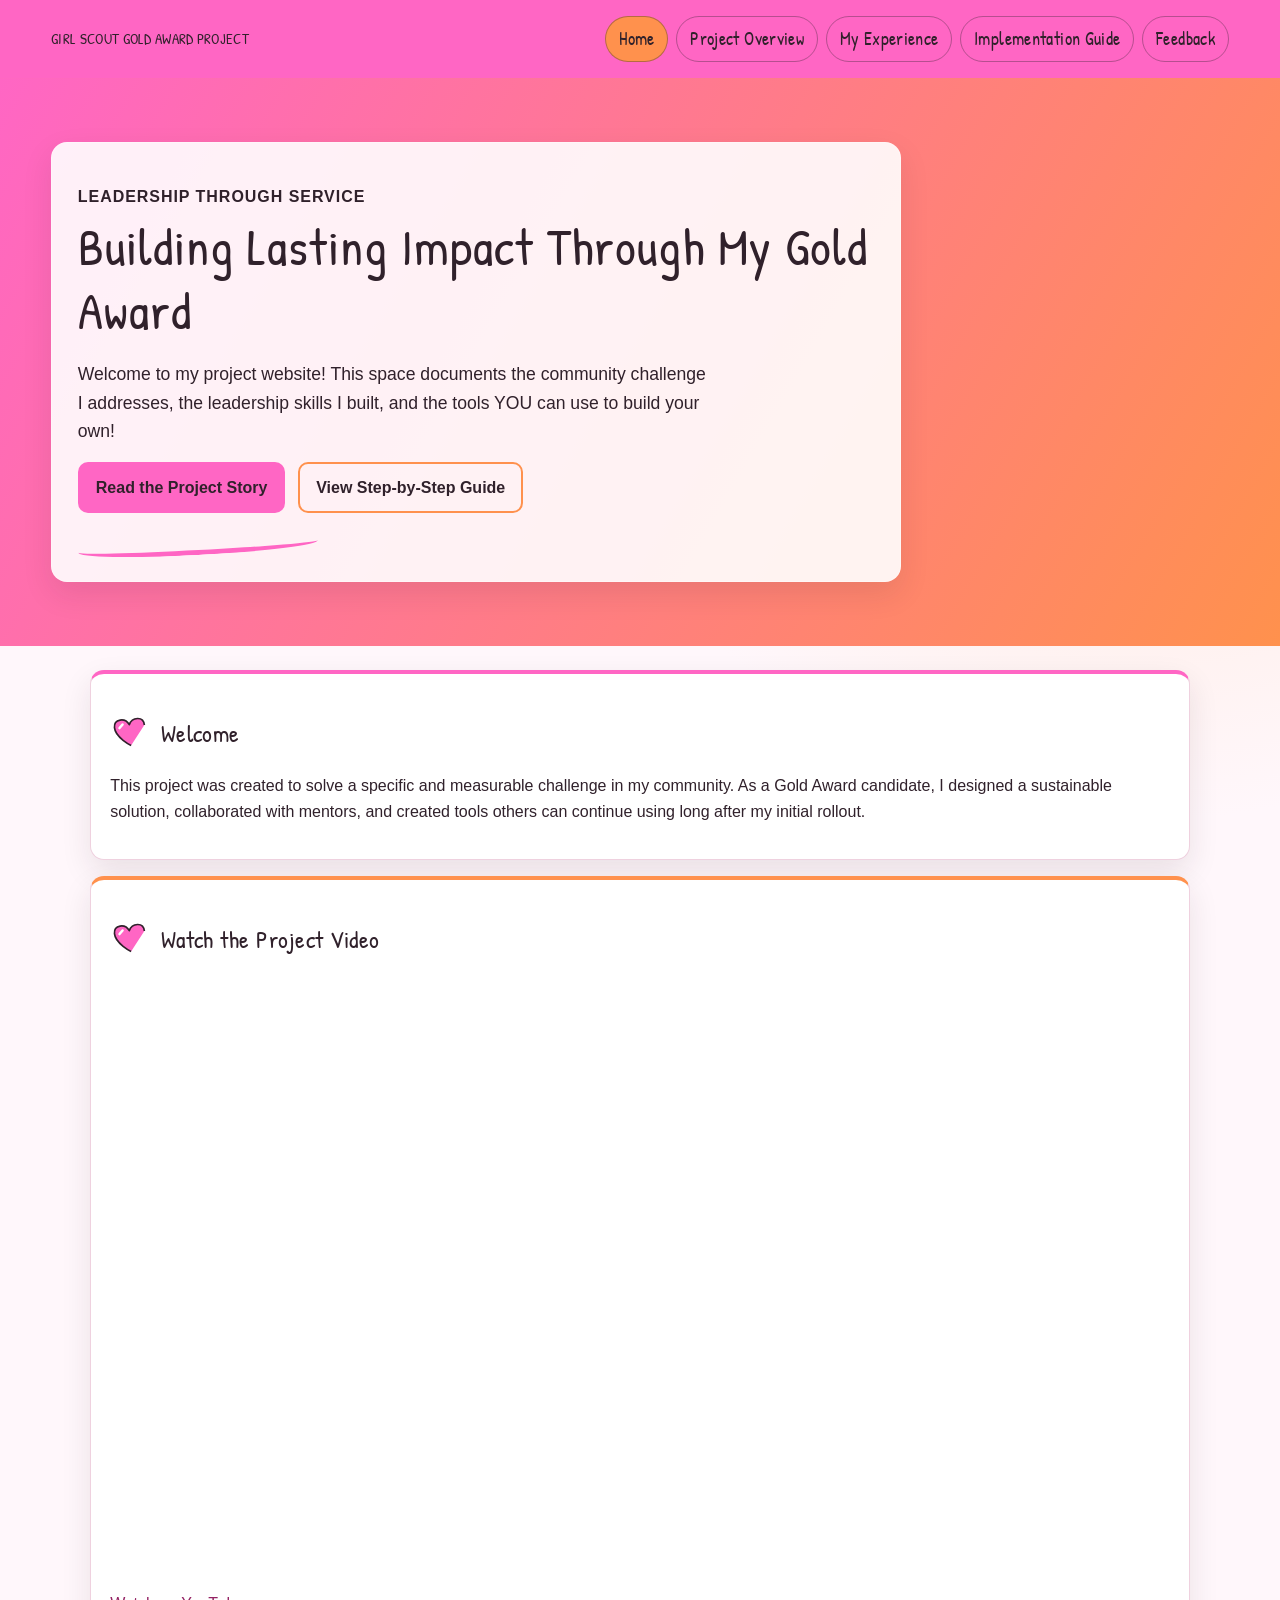
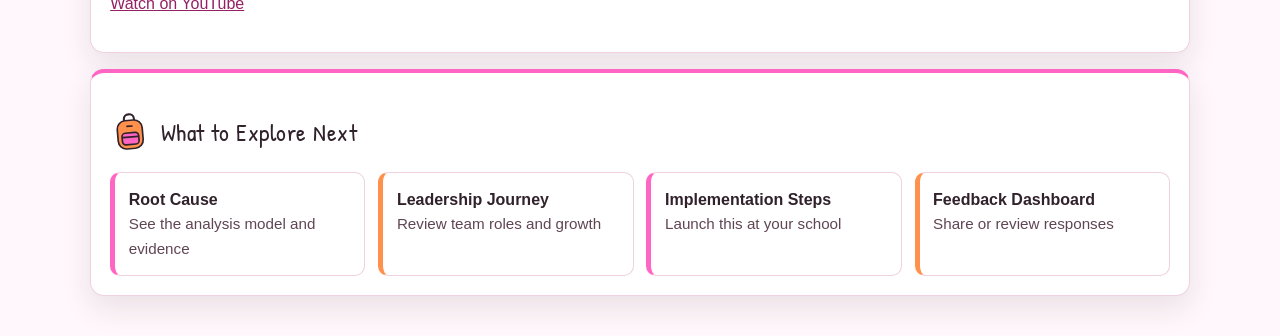
<file: index.html>
<!DOCTYPE html>
<html lang="en">
<head>
  <meta charset="UTF-8" />
  <meta name="viewport" content="width=device-width, initial-scale=1.0" />
  <title>Gold Award Project | Home</title>
  <link rel="stylesheet" href="styles.css" />
</head>
<body>
  <a class="skip-link" href="#main-content">Skip to content</a>
  <header class="site-header">
    <div class="topbar">
      <p class="project-tag">Girl Scout Gold Award Project</p>
      <nav class="main-nav" aria-label="Primary">
        <a class="active" href="index.html">Home</a>
        <a href="project.html">Project Overview</a>
        <a href="experience.html">My Experience</a>
        <a href="implementation.html">Implementation Guide</a>
        <a href="feedback.html">Feedback</a>
      </nav>
    </div>
    <section class="hero">
      <div class="hero-inner">
        <p class="eyebrow">Leadership Through Service</p>
        <h1>Building Lasting Impact Through My Gold Award</h1>
        <p class="lede">Welcome to my project website! This space documents the community challenge I addresses, the leadership skills I built, and the tools YOU can use to build your own!</p>
        <div class="cta-row">
          <a class="btn btn-solid" href="project.html">Read the Project Story</a>
          <a class="btn btn-outline" href="implementation.html">View Step-by-Step Guide</a>
        </div>
      </div>
    </section>
  </header>

  <main id="main-content" class="content-wrap">
    <section class="panel">
        <h2 class="illustrated-heading"><svg class="heading-icon" aria-hidden="true" focusable="false"><use href="images/section-icons.svg#heart"></use></svg><span>Welcome</span></h2>
        <p>This project was created to solve a specific and measurable challenge in my community. As a Gold Award candidate, I designed a sustainable solution, collaborated with mentors, and created tools others can continue using long after my initial rollout.</p>
    </section>

    <section class="panel">
      <h2 class="illustrated-heading"><svg class="heading-icon" aria-hidden="true" focusable="false"><use href="images/section-icons.svg#heart"></use></svg><span>Watch the Project Video</span></h2>
      <iframe class="project-video" src="https://www.youtube-nocookie.com/embed/0k1stxAE96A" title="Back to School Beyond the Backpack project video" loading="lazy" allow="accelerometer; autoplay; clipboard-write; encrypted-media; gyroscope; picture-in-picture; web-share" referrerpolicy="strict-origin-when-cross-origin" allowfullscreen></iframe>
      <p><a href="https://youtu.be/0k1stxAE96A">Watch on YouTube</a></p>
    </section>

    <section class="panel">
      <h2 class="illustrated-heading"><svg class="heading-icon" aria-hidden="true" focusable="false"><use href="images/section-icons.svg#backpack"></use></svg><span>What to Explore Next</span></h2>
      <div class="anchor-row">
        <a class="anchor-card" href="project.html#root-cause"><strong>Root Cause</strong><span>See the analysis model and evidence</span></a>
        <a class="anchor-card" href="experience.html#leadership"><strong>Leadership Journey</strong><span>Review team roles and growth</span></a>
        <a class="anchor-card" href="implementation.html#steps"><strong>Implementation Steps</strong><span>Launch this at your school</span></a>
        <a class="anchor-card" href="feedback.html#rate"><strong>Feedback Dashboard</strong><span>Share or review responses</span></a>
      </div>
    </section>
  </main>

  <script src="script.js"></script>
</body>
</html>
</file>
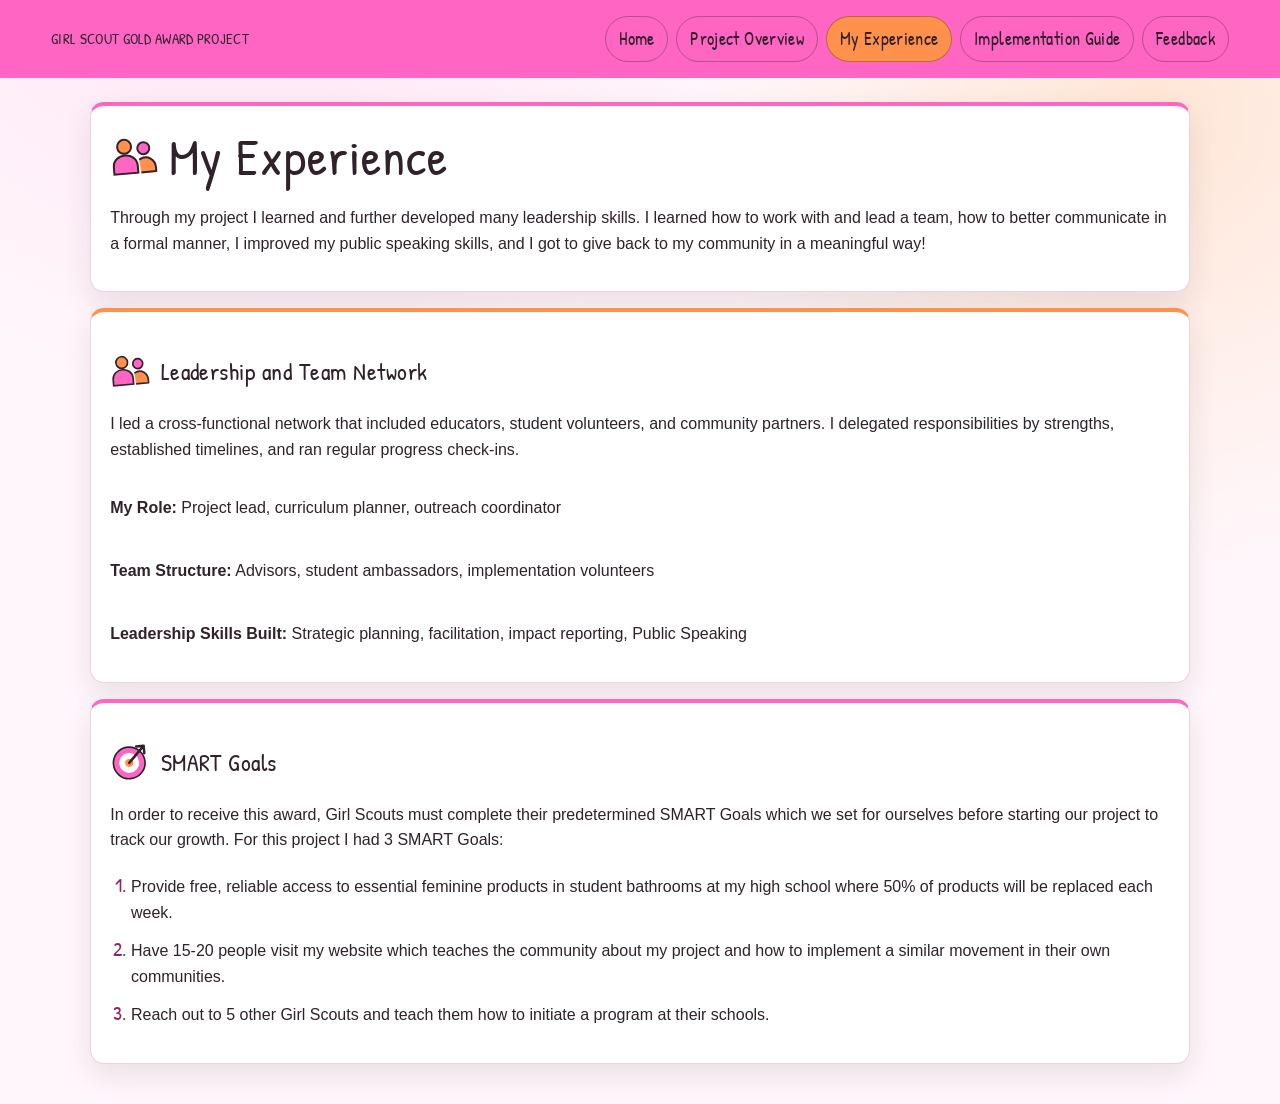
<file: experience.html>
<!DOCTYPE html>
<html lang="en">
<head>
  <meta charset="UTF-8" />
  <meta name="viewport" content="width=device-width, initial-scale=1.0" />
  <title>Gold Award Project | My Experience</title>
  <link rel="stylesheet" href="styles.css" />
</head>
<body>
  <a class="skip-link" href="#main-content">Skip to content</a>
  <header class="site-header compact">
    <div class="topbar">
      <p class="project-tag">Girl Scout Gold Award Project</p>
      <nav class="main-nav" aria-label="Primary">
        <a href="index.html">Home</a>
        <a href="project.html">Project Overview</a>
        <a class="active" href="experience.html">My Experience</a>
        <a href="implementation.html">Implementation Guide</a>
        <a href="feedback.html">Feedback</a>
      </nav>
    </div>
  </header>

  <main id="main-content" class="content-wrap">
    <section class="panel intro">
      <h1 class="illustrated-heading"><svg class="heading-icon" aria-hidden="true" focusable="false"><use href="images/section-icons.svg#people"></use></svg><span>My Experience</span></h1>
      <p>Through my project I learned and further developed many leadership skills. I learned how to work with and lead a team, how to better communicate in a formal manner, I improved my public speaking skills, and I got to give back to my community in a meaningful way!</p>
    </section>
    <section id="leadership" class="panel">
      <h2 class="illustrated-heading"><svg class="heading-icon" aria-hidden="true" focusable="false"><use href="images/section-icons.svg#people"></use></svg><span>Leadership and Team Network</span></h2>
      <p>I led a cross-functional network that included educators, student volunteers, and community partners. I delegated responsibilities by strengths, established timelines, and ran regular progress check-ins.</p>
      <div class="facts">
        <p><strong>My Role:</strong> Project lead, curriculum planner, outreach coordinator</p>
        <p><strong>Team Structure:</strong> Advisors, student ambassadors, implementation volunteers</p>
        <p><strong>Leadership Skills Built:</strong> Strategic planning, facilitation, impact reporting, Public Speaking</p>
      </div>
    </section>

    <section class="panel">
      <h2 class="illustrated-heading"><svg class="heading-icon" aria-hidden="true" focusable="false"><use href="images/section-icons.svg#goals"></use></svg><span>SMART Goals</span></h2>
      <p>In order to receive this award, Girl Scouts must complete their predetermined SMART Goals which we set for ourselves before starting our project to track our growth. For this project I had 3 SMART Goals:</p>
      <ol class="numbered">
        <li>Provide free, reliable access to essential feminine products in student bathrooms at my high school where 50% of products will be replaced each week.</li>
        <li>Have 15-20 people visit my website which teaches the community about my project and how to implement a similar movement in their own communities.</li>
        <li>Reach out to 5 other Girl Scouts and teach them how to initiate a program at their schools.</li>
      </ol>
    </section>
  </main>

  <script src="script.js"></script>
</body>
</html>
</file>
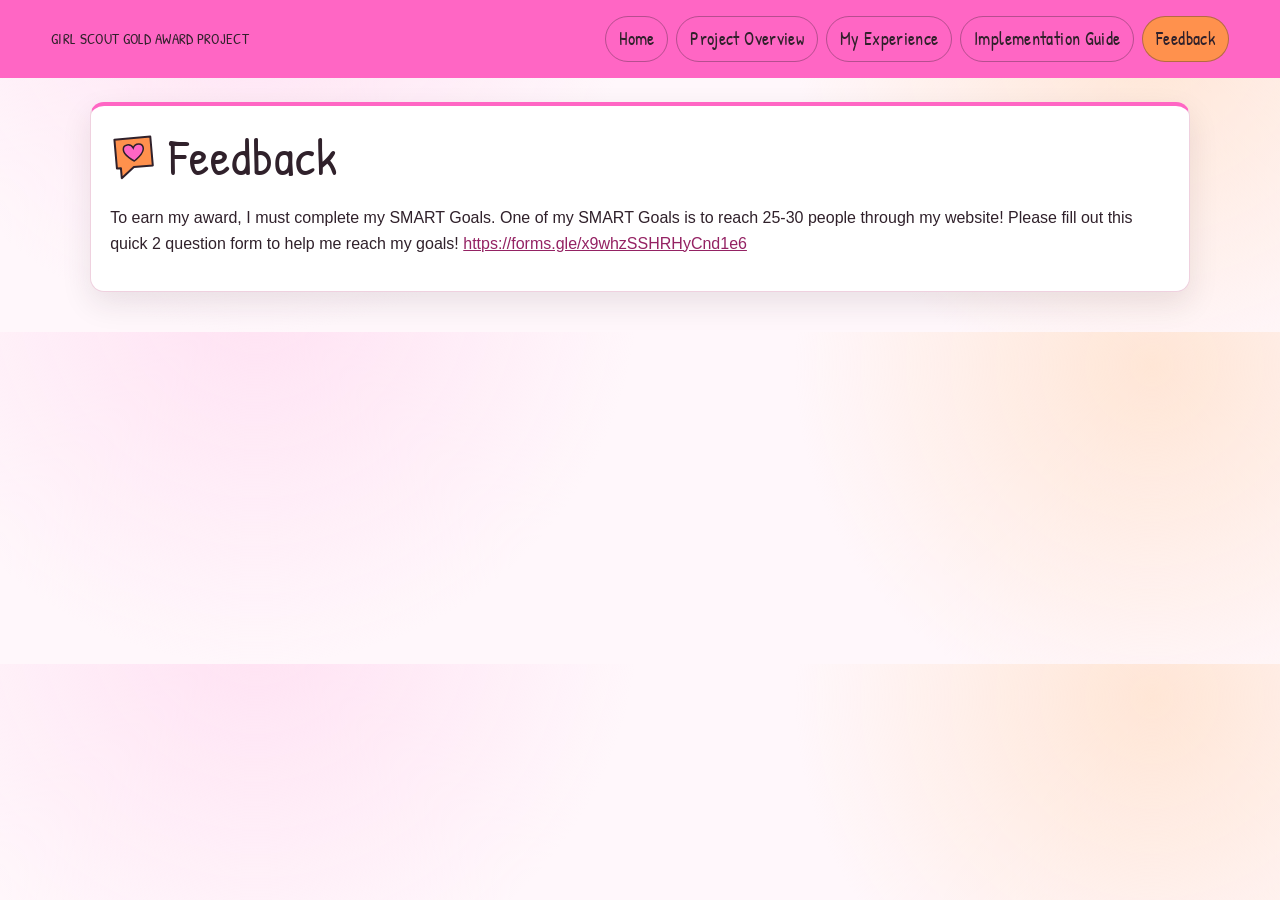
<file: feedback.html>
<!DOCTYPE html>
<html lang="en">
<head>
  <meta charset="UTF-8" />
  <meta name="viewport" content="width=device-width, initial-scale=1.0" />
  <title>Gold Award Project | Feedback</title>
  <link rel="stylesheet" href="styles.css" />
</head>
<body>
  <a class="skip-link" href="#main-content">Skip to content</a>
  <header class="site-header compact">
    <div class="topbar">
      <p class="project-tag">Girl Scout Gold Award Project</p>
      <nav class="main-nav" aria-label="Primary">
        <a href="index.html">Home</a>
        <a href="project.html">Project Overview</a>
        <a href="experience.html">My Experience</a>
        <a href="implementation.html">Implementation Guide</a>
        <a class="active" href="feedback.html">Feedback</a>
      </nav>
    </div>
  </header>

  <main id="main-content" class="content-wrap">
    <section id="rate" class="panel intro">
      <h1 class="illustrated-heading"><svg class="heading-icon" aria-hidden="true" focusable="false"><use href="images/section-icons.svg#message"></use></svg><span>Feedback</span></h1>
      <p>To earn my award, I must complete my SMART Goals. One of my SMART Goals is to reach 25-30 people through my website! Please fill out this quick 2 question form to help me reach my goals! <a href="https://forms.gle/x9whzSSHRHyCnd1e6">https://forms.gle/x9whzSSHRHyCnd1e6</a></p>
    </section>
  </main>

  <script src="script.js"></script>
</body>
</html>
</file>
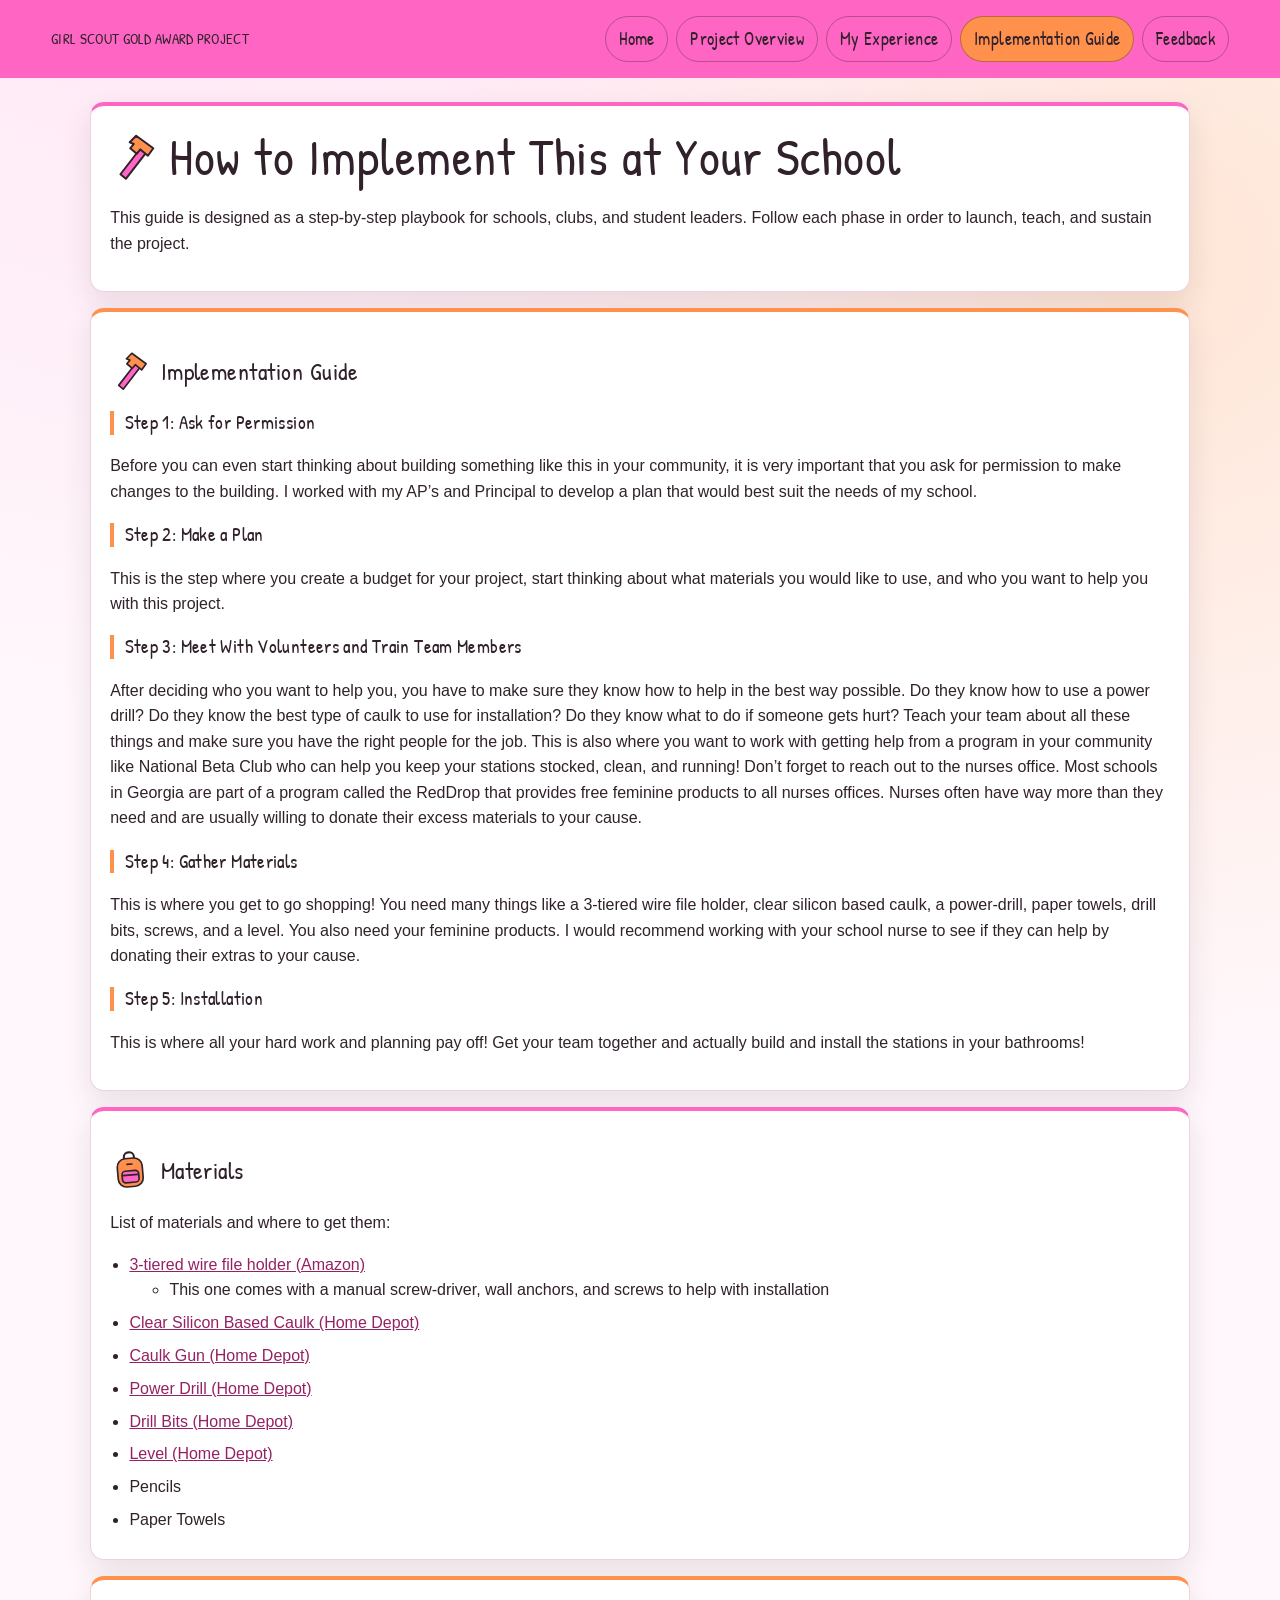
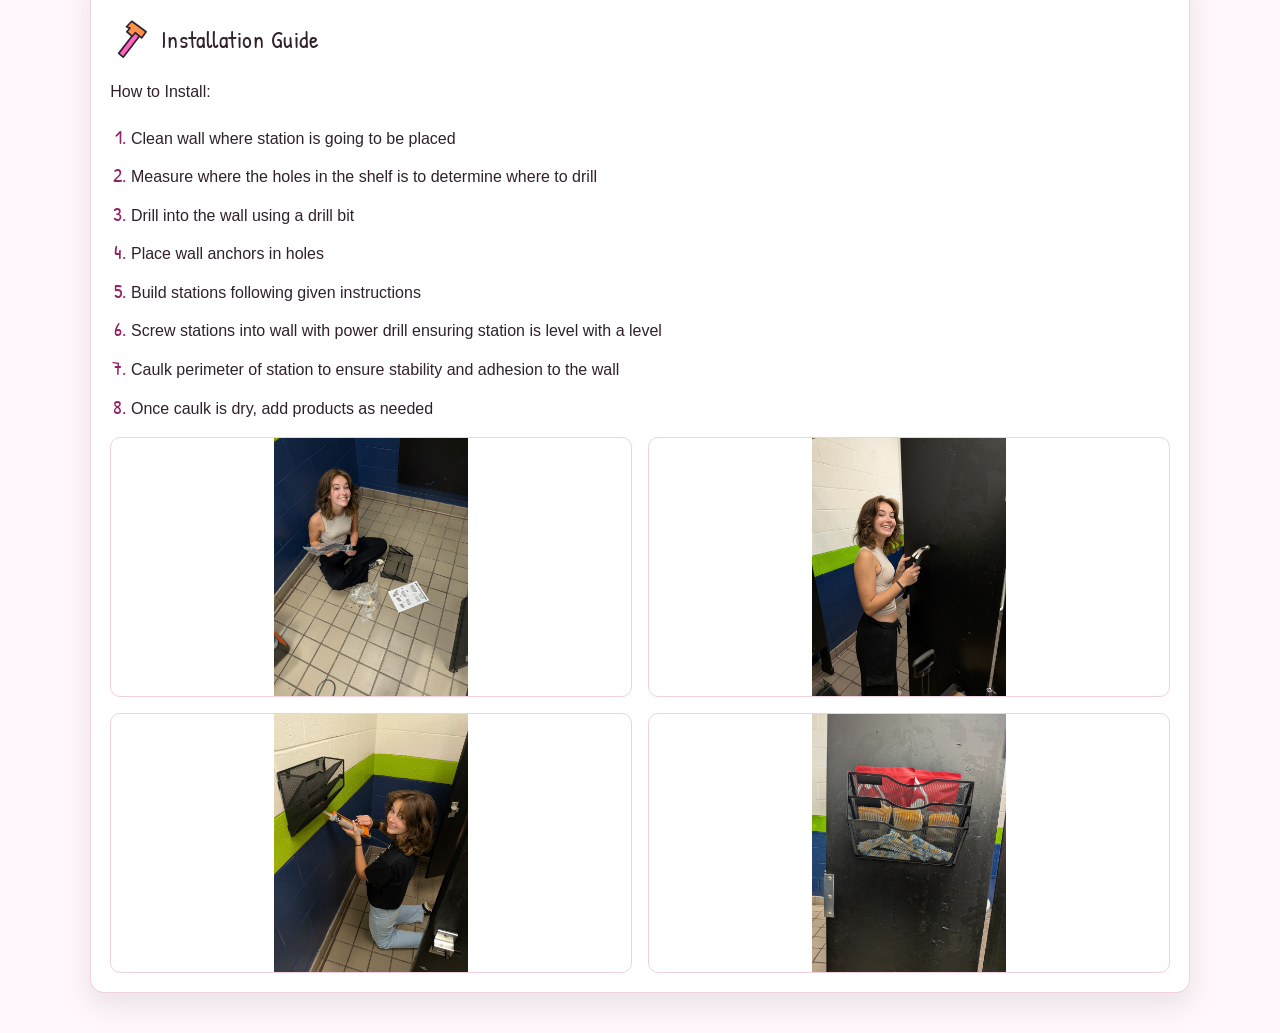
<file: implementation.html>
<!DOCTYPE html>
<html lang="en">
<head>
  <meta charset="UTF-8" />
  <meta name="viewport" content="width=device-width, initial-scale=1.0" />
  <title>Gold Award Project | Implementation Guide</title>
  <link rel="stylesheet" href="styles.css" />
</head>
<body>
  <a class="skip-link" href="#main-content">Skip to content</a>
  <header class="site-header compact">
    <div class="topbar">
      <p class="project-tag">Girl Scout Gold Award Project</p>
      <nav class="main-nav" aria-label="Primary">
        <a href="index.html">Home</a>
        <a href="project.html">Project Overview</a>
        <a href="experience.html">My Experience</a>
        <a class="active" href="implementation.html">Implementation Guide</a>
        <a href="feedback.html">Feedback</a>
      </nav>
    </div>
  </header>

  <main id="main-content" class="content-wrap">
    <section class="panel intro">
      <h1 class="illustrated-heading"><svg class="heading-icon" aria-hidden="true" focusable="false"><use href="images/section-icons.svg#tools"></use></svg><span>How to Implement This at Your School</span></h1>
      <p>This guide is designed as a step-by-step playbook for schools, clubs, and student leaders. Follow each phase in order to launch, teach, and sustain the project.</p>
    </section>

    <section id="steps" class="panel">
      <h2 class="illustrated-heading"><svg class="heading-icon" aria-hidden="true" focusable="false"><use href="images/section-icons.svg#tools"></use></svg><span>Implementation Guide</span></h2>
      <h3>Step 1: Ask for Permission</h3>
      <p>Before you can even start thinking about building something like this in your community, it is very important that you ask for permission to make changes to the building. I worked with my AP’s and Principal to develop a plan that would best suit the needs of my school.</p>

      <h3>Step 2: Make a Plan</h3>
      <p>This is the step where you create a budget for your project, start thinking about what materials you would like to use, and who you want to help you with this project.</p>

      <h3>Step 3: Meet With Volunteers and Train Team Members</h3>
      <p>After deciding who you want to help you, you have to make sure they know how to help in the best way possible. Do they know how to use a power drill? Do they know the best type of caulk to use for installation? Do they know what to do if someone gets hurt? Teach your team about all these things and make sure you have the right people for the job. This is also where you want to work with getting help from a program in your community like National Beta Club who can help you keep your stations stocked, clean, and running! Don’t forget to reach out to the nurses office. Most schools in Georgia are part of a program called the RedDrop that provides free feminine products to all nurses offices. Nurses often have way more than they need and are usually willing to donate their excess materials to your cause.</p>

      <h3>Step 4: Gather Materials</h3>
      <p>This is where you get to go shopping! You need many things like a 3-tiered wire file holder, clear silicon based caulk, a power-drill, paper towels, drill bits, screws, and a level. You also need your feminine products. I would recommend working with your school nurse to see if they can help by donating their extras to your cause.</p>

      <h3>Step 5: Installation</h3>
      <p>This is where all your hard work and planning pay off! Get your team together and actually build and install the stations in your bathrooms!</p>
    </section>

    <section class="panel">
      <h2 class="illustrated-heading"><svg class="heading-icon" aria-hidden="true" focusable="false"><use href="images/section-icons.svg#backpack"></use></svg><span>Materials</span></h2>
      <p>List of materials and where to get them:</p>
      <ul class="checklist">
        <li>
          <a href="https://www.amazon.com/dp/B0D3KX8NFL?coliid=I24FJKGMYPN97I&amp;colid=ZZM7JBVS1ZH5&amp;th=1">3-tiered wire file holder (Amazon)</a>
          <ul>
            <li>This one comes with a manual screw-driver, wall anchors, and screws to help with installation</li>
          </ul>
        </li>
        <li><a href="https://www.homedepot.com/p/GE-Advanced-Silicone-2-Caulk-10-1-oz-Kitchen-and-Bath-Sealant-Clear-2812562/317742602">Clear Silicon Based Caulk (Home Depot)</a></li>
        <li><a href="https://www.homedepot.com/p/Anvil-10-oz-Light-Duty-Drip-Free-Smooth-Rod-Caulk-Gun-HD-109T1/315070926">Caulk Gun (Home Depot)</a></li>
        <li><a href="https://www.homedepot.com/p/RYOBI-ONE-18V-Cordless-1-2-in-Drill-Driver-Kit-with-1-Compact-Battery-and-Charger-PCL206K1/317987598">Power Drill (Home Depot)</a></li>
        <li><a href="https://www.homedepot.com/p/DEWALT-Black-and-Gold-Drill-Bit-Set-14-Piece-DWA1184/205952637">Drill Bits (Home Depot)</a></li>
        <li><a href="https://www.homedepot.com/p/Empire-24-in-Aluminum-I-Beam-Level-500-24/306894662">Level (Home Depot)</a></li>
        <li>Pencils</li>
        <li>Paper Towels</li>
      </ul>
    </section>

    <section class="panel">
      <h2 class="illustrated-heading"><svg class="heading-icon" aria-hidden="true" focusable="false"><use href="images/section-icons.svg#tools"></use></svg><span>Installation Guide</span></h2>
      <p>How to Install:</p>
      <ol class="numbered">
        <li>Clean wall where station is going to be placed</li>
        <li>Measure where the holes in the shelf is to determine where to drill</li>
        <li>Drill into the wall using a drill bit</li>
        <li>Place wall anchors in holes</li>
        <li>Build stations following given instructions</li>
        <li>Screw stations into wall with power drill ensuring station is level with a level</li>
        <li>Caulk perimeter of station to ensure stability and adhesion to the wall</li>
        <li>Once caulk is dry, add products as needed</li>
      </ol>
      <div class="grid-two installation-photos" aria-label="Installation photos">
        <img class="installation-photo" src="images/installation-sitting-on-floor.jpg" alt="Sitting on the floor assembling the product station" width="3000" height="4000" loading="lazy" />
        <img class="installation-photo" src="images/installation-hammer.jpg" alt="Using a hammer during station installation" width="3000" height="4000" loading="lazy" />
        <img class="installation-photo" src="images/installation-caulking.jpg" alt="Applying caulk around the mounted product station" width="3000" height="4000" loading="lazy" />
        <img class="installation-photo" src="images/installation-finished-station.jpg" alt="Finished station stocked with menstrual products" width="3000" height="4000" loading="lazy" />
      </div>
    </section>
  </main>

  <script src="script.js"></script>
</body>
</html>
</file>
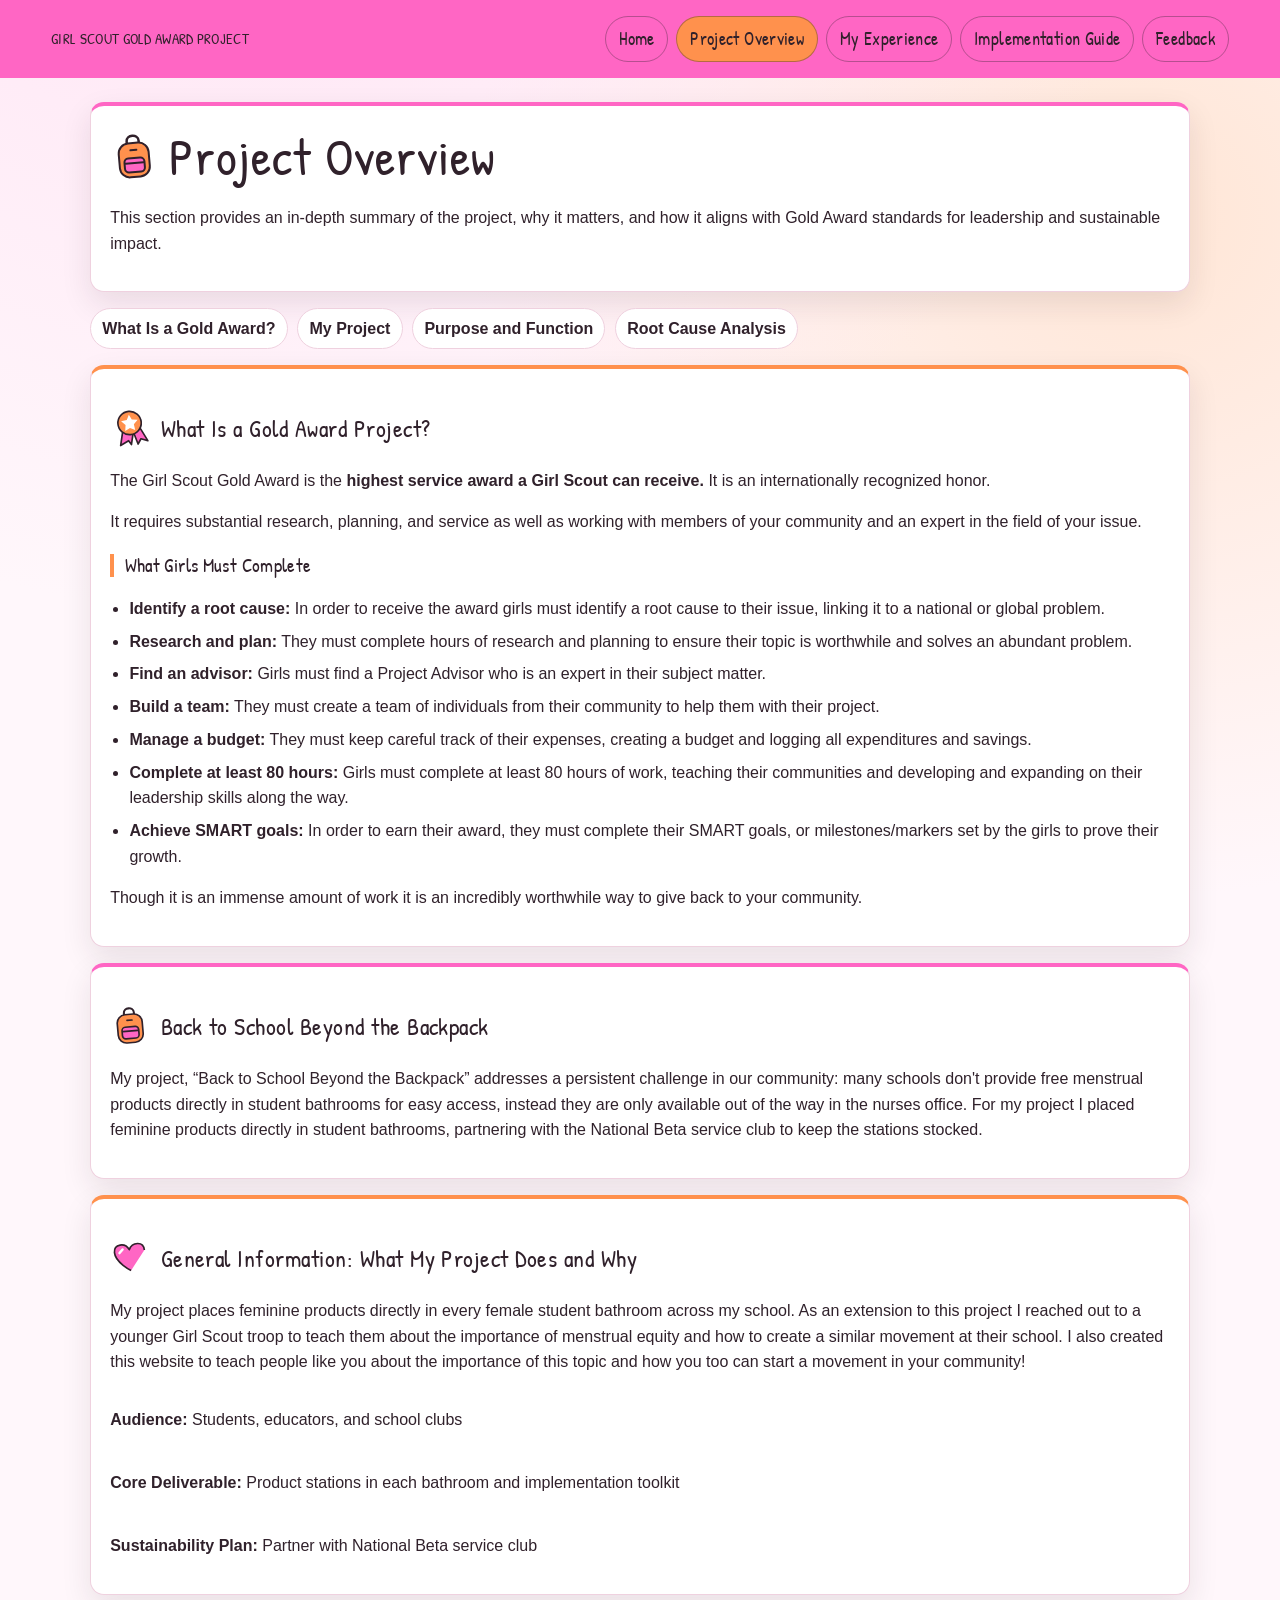
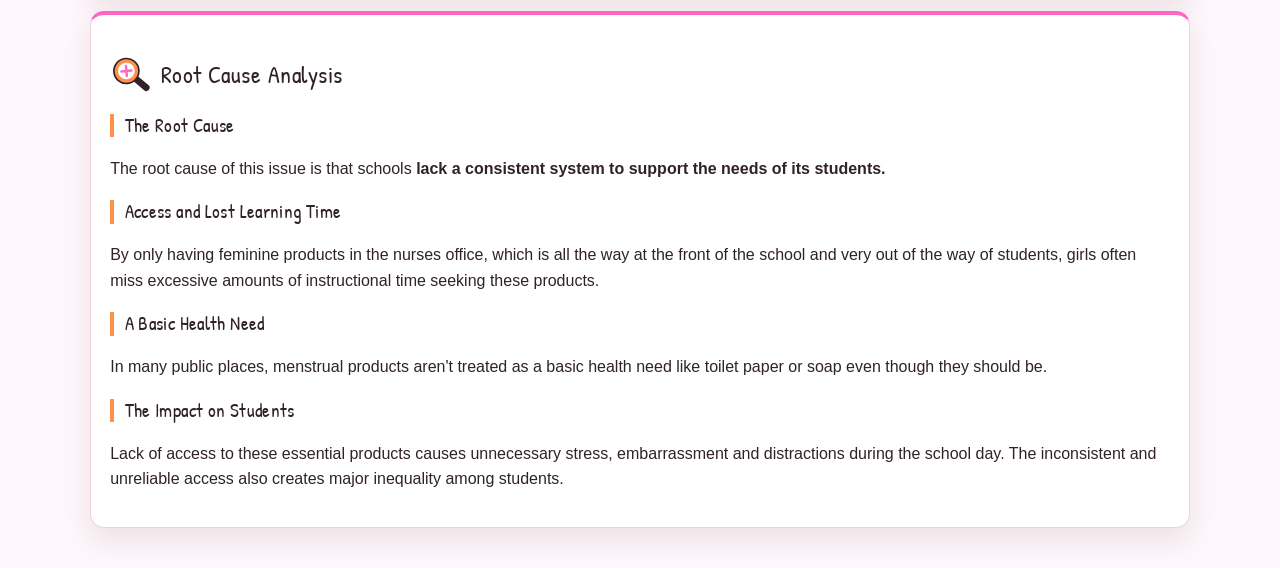
<file: project.html>
<!DOCTYPE html>
<html lang="en">
<head>
  <meta charset="UTF-8" />
  <meta name="viewport" content="width=device-width, initial-scale=1.0" />
  <title>Gold Award Project | Project Overview</title>
  <link rel="stylesheet" href="styles.css" />
</head>
<body>
  <a class="skip-link" href="#main-content">Skip to content</a>
  <header class="site-header compact">
    <div class="topbar">
      <p class="project-tag">Girl Scout Gold Award Project</p>
      <nav class="main-nav" aria-label="Primary">
        <a href="index.html">Home</a>
        <a class="active" href="project.html">Project Overview</a>
        <a href="experience.html">My Experience</a>
        <a href="implementation.html">Implementation Guide</a>
        <a href="feedback.html">Feedback</a>
      </nav>
    </div>
  </header>

  <main id="main-content" class="content-wrap">
    <section class="panel intro">
      <h1 class="illustrated-heading"><svg class="heading-icon" aria-hidden="true" focusable="false"><use href="images/section-icons.svg#backpack"></use></svg><span>Project Overview</span></h1>
      <p>This section provides an in-depth summary of the project, why it matters, and how it aligns with Gold Award standards for leadership and sustainable impact.</p>
    </section>

    <nav class="section-nav" aria-label="Page sections">
      <a href="#gold-award">What Is a Gold Award?</a>
      <a href="#description">My Project</a>
      <a href="#purpose">Purpose and Function</a>
      <a href="#root-cause">Root Cause Analysis</a>
    </nav>

    <section id="gold-award" class="panel">
      <h2 class="illustrated-heading"><svg class="heading-icon" aria-hidden="true" focusable="false"><use href="images/section-icons.svg#award"></use></svg><span>What Is a Gold Award Project?</span></h2>
      <p>The Girl Scout Gold Award is the <strong>highest service award a Girl Scout can receive.</strong> It is an internationally recognized honor.</p>
      <p>It requires substantial research, planning, and service as well as working with members of your community and an expert in the field of your issue.</p>
      <h3>What Girls Must Complete</h3>
      <ul class="checklist">
        <li><strong>Identify a root cause:</strong> In order to receive the award girls must identify a root cause to their issue, linking it to a national or global problem.</li>
        <li><strong>Research and plan:</strong> They must complete hours of research and planning to ensure their topic is worthwhile and solves an abundant problem.</li>
        <li><strong>Find an advisor:</strong> Girls must find a Project Advisor who is an expert in their subject matter.</li>
        <li><strong>Build a team:</strong> They must create a team of individuals from their community to help them with their project.</li>
        <li><strong>Manage a budget:</strong> They must keep careful track of their expenses, creating a budget and logging all expenditures and savings.</li>
        <li><strong>Complete at least 80 hours:</strong> Girls must complete at least 80 hours of work, teaching their communities and developing and expanding on their leadership skills along the way.</li>
        <li><strong>Achieve SMART goals:</strong> In order to earn their award, they must complete their SMART goals, or milestones/markers set by the girls to prove their growth.</li>
      </ul>
      <p>Though it is an immense amount of work it is an incredibly worthwhile way to give back to your community.</p>
    </section>

    <section id="description" class="panel">
      <h2 class="illustrated-heading"><svg class="heading-icon" aria-hidden="true" focusable="false"><use href="images/section-icons.svg#backpack"></use></svg><span>Back to School Beyond the Backpack</span></h2>
      <p>My project, “Back to School Beyond the Backpack” addresses a persistent challenge in our community: many schools don't provide free menstrual products directly in student bathrooms for easy access, instead they are only available out of the way in the nurses office. For my project I placed feminine products directly in student bathrooms, partnering with the National Beta service club to keep the stations stocked.</p>
    </section>

    <section id="purpose" class="panel">
      <h2 class="illustrated-heading"><svg class="heading-icon" aria-hidden="true" focusable="false"><use href="images/section-icons.svg#heart"></use></svg><span>General Information: What My Project Does and Why</span></h2>
      <p>My project places feminine products directly in every female student bathroom across my school. As an extension to this project I reached out to a younger Girl Scout troop to teach them about the importance of menstrual equity and how to create a similar movement at their school. I also created this website to teach people like you about the importance of this topic and how you too can start a movement in your community!</p>
      <div class="facts">
        <p><strong>Audience:</strong> Students, educators, and school clubs</p>
        <p><strong>Core Deliverable:</strong> Product stations in each bathroom and implementation toolkit</p>
        <p><strong>Sustainability Plan:</strong> Partner with National Beta service club</p>
      </div>
    </section>

    <section id="root-cause" class="panel">
      <h2 class="illustrated-heading"><svg class="heading-icon" aria-hidden="true" focusable="false"><use href="images/section-icons.svg#search"></use></svg><span>Root Cause Analysis</span></h2>
      <h3>The Root Cause</h3>
      <p>The root cause of this issue is that schools <strong>lack a consistent system to support the needs of its students.</strong></p>

      <h3>Access and Lost Learning Time</h3>
      <p>By only having feminine products in the nurses office, which is all the way at the front of the school and very out of the way of students, girls often miss excessive amounts of instructional time seeking these products.</p>

      <h3>A Basic Health Need</h3>
      <p>In many public places, menstrual products aren't treated as a basic health need like toilet paper or soap even though they should be.</p>

      <h3>The Impact on Students</h3>
      <p>Lack of access to these essential products causes unnecessary stress, embarrassment and distractions during the school day. The inconsistent and unreliable access also creates major inequality among students.</p>
    </section>
  </main>

  <script src="script.js"></script>
</body>
</html>
</file>
<file: styles.css>
@import url("https://fonts.googleapis.com/css2?family=Patrick+Hand&display=swap");

:root {
  --ink: #30212b;
  --ink-soft: #604553;
  --paper: #fff7fb;
  --panel: #ffffff;
  --accent: #ff66c4;
  --accent-soft: #ff914d;
  --line: #efd1df;
  --shadow: 0 12px 30px rgba(48, 33, 43, 0.1);
}

* {
  box-sizing: border-box;
}

body {
  margin: 0;
  color: var(--ink);
  background: radial-gradient(circle at 20% -15%, #ffe1f3 0%, transparent 35%),
    radial-gradient(circle at 90% 10%, #ffe6d6 0%, transparent 30%),
    var(--paper);
  font-family: "Segoe UI", "Trebuchet MS", Verdana, sans-serif;
  line-height: 1.6;
}

h1,
h2,
h3,
.project-tag,
.main-nav a {
  font-family: "Patrick Hand", "Segoe UI", sans-serif;
  font-weight: 400;
  letter-spacing: 0.02em;
}

h1,
h2,
h3 {
  line-height: 1.25;
}

.skip-link {
  position: absolute;
  left: -10000px;
  top: auto;
  width: 1px;
  height: 1px;
  overflow: hidden;
}

.skip-link:focus {
  left: 1rem;
  top: 1rem;
  width: auto;
  height: auto;
  padding: 0.5rem 0.8rem;
  background: #fff;
  border: 1px solid var(--ink);
  z-index: 9999;
}

.site-header {
  color: var(--ink);
}

.topbar {
  display: flex;
  gap: 1rem;
  align-items: center;
  justify-content: space-between;
  flex-wrap: wrap;
  padding: 1rem 4vw;
  background: var(--accent);
}

.project-tag {
  margin: 0;
  font-size: 0.95rem;
  text-transform: uppercase;
  font-weight: 400;
}

.main-nav {
  display: flex;
  flex-wrap: wrap;
  gap: 0.5rem;
}

.main-nav a {
  color: var(--ink);
  text-decoration: none;
  padding: 0.45rem 0.8rem;
  border: 1px solid rgba(48, 33, 43, 0.35);
  border-radius: 999px;
  font-weight: 400;
  font-size: 1.15rem;
}

.main-nav a:hover,
.main-nav a:focus-visible,
.main-nav a.active {
  background: var(--accent-soft);
  color: var(--ink);
}

.hero {
  min-height: 52vh;
  display: grid;
  align-items: center;
  padding: 4rem 4vw;
  background-image: linear-gradient(120deg, var(--accent), var(--accent-soft));
  background-size: cover;
  background-position: center;
}

.hero-inner {
  width: min(850px, 100%);
  background: rgba(255, 255, 255, 0.9);
  border: 1px solid rgba(255, 255, 255, 0.3);
  border-radius: 16px;
  box-shadow: var(--shadow);
  padding: 1.6rem;
}

.eyebrow {
  text-transform: uppercase;
  font-weight: 700;
  letter-spacing: 0.06em;
  margin-bottom: 0.3rem;
}

h1 {
  font-size: clamp(2rem, 4vw, 3.2rem);
  margin: 0.2rem 0 0.7rem;
}

.lede {
  font-size: 1.1rem;
  max-width: 65ch;
}

.cta-row {
  margin-top: 1.1rem;
  display: flex;
  flex-wrap: wrap;
  gap: 0.8rem;
}

.btn {
  display: inline-block;
  text-decoration: none;
  border-radius: 10px;
  padding: 0.65rem 1rem;
  font-weight: 700;
  border: 2px solid transparent;
}

.btn-solid {
  background: var(--accent);
  color: var(--ink);
}

.btn-outline {
  border-color: var(--accent-soft);
  color: var(--ink);
}

.btn:hover,
.btn:focus-visible {
  transform: translateY(-1px);
}

.content-wrap {
  width: min(1100px, 92%);
  margin: 1.5rem auto 2.5rem;
  display: grid;
  gap: 1rem;
}

.grid-two {
  display: grid;
  gap: 1rem;
  grid-template-columns: 1fr;
}

.panel {
  background: var(--panel);
  border: 1px solid var(--line);
  border-radius: 14px;
  box-shadow: var(--shadow);
  padding: 1.2rem;
  border-top: 4px solid var(--accent);
}

.panel:nth-of-type(even) {
  border-top-color: var(--accent-soft);
}

.illustrated-heading {
  display: flex;
  align-items: center;
  gap: 0.65rem;
}

.illustrated-heading span {
  min-width: 0;
}

.heading-icon {
  width: 2.5rem;
  height: 2.5rem;
  flex: 0 0 2.5rem;
  transform: rotate(-5deg);
}

h1 .heading-icon {
  width: 3rem;
  height: 3rem;
  flex-basis: 3rem;
}

.hero-inner::after {
  content: "";
  display: block;
  width: min(240px, 80%);
  height: 12px;
  margin-top: 1.6rem;
  border-bottom: 5px solid var(--accent);
  border-radius: 50%;
  transform: rotate(-3deg);
}

.panel h3 {
  border-left: 4px solid var(--accent-soft);
  padding-left: 0.65rem;
}

.numbered li::marker {
  font-family: "Patrick Hand", "Segoe UI", sans-serif;
  font-size: 1.25em;
  color: #942263;
}

.anchor-card:nth-child(even) {
  border-left-color: var(--accent-soft);
}

.anchor-card:hover,
.anchor-card:focus-visible {
  background: #fff0f8;
}

.panel-accent {
  border-left: 6px solid var(--accent);
}

.intro h1 {
  margin-top: 0;
}

.checklist {
  margin: 0;
  padding-left: 1.2rem;
}

.checklist li {
  margin-bottom: 0.45rem;
}

.anchor-row {
  display: grid;
  gap: 0.8rem;
  grid-template-columns: repeat(auto-fit, minmax(210px, 1fr));
}

.anchor-card {
  border: 1px solid var(--line);
  border-left: 5px solid var(--accent);
  border-radius: 10px;
  padding: 0.85rem;
  background: #fff;
  text-decoration: none;
  color: var(--ink);
}

.anchor-card span {
  display: block;
  color: var(--ink-soft);
  font-size: 0.95rem;
}

.section-nav {
  display: flex;
  flex-wrap: wrap;
  gap: 0.6rem;
}

.section-nav a {
  text-decoration: none;
  color: var(--ink);
  border: 1px solid var(--line);
  border-radius: 999px;
  padding: 0.4rem 0.7rem;
  font-weight: 700;
  background: #fff;
}

.section-nav a:hover,
.section-nav a:focus-visible {
  background: var(--accent-soft);
}

.panel a:not([class]) {
  color: #942263;
}

a:focus-visible {
  outline: 2px solid var(--ink);
  outline-offset: 3px;
}

.facts {
  margin-top: 0.8rem;
  display: grid;
  gap: 0.35rem;
}

.numbered {
  padding-left: 1.3rem;
}

.numbered li {
  margin-bottom: 0.5rem;
}

.step-tracker {
  display: grid;
  gap: 0.8rem;
  grid-template-columns: repeat(auto-fit, minmax(220px, 1fr));
}

.step {
  border: 1px solid var(--line);
  border-radius: 12px;
  padding: 0.8rem;
  position: relative;
}

.step span {
  display: inline-block;
  font-size: 0.8rem;
  text-transform: uppercase;
  letter-spacing: 0.04em;
  color: var(--ink-soft);
  border-bottom: 2px solid var(--accent-soft);
  margin-bottom: 0.3rem;
}

.feedback-form {
  display: grid;
  gap: 0.45rem;
}

.feedback-form input,
.feedback-form select,
.feedback-form textarea {
  width: 100%;
  border: 1px solid var(--line);
  border-radius: 8px;
  padding: 0.55rem;
  font: inherit;
}

.note {
  font-size: 0.9rem;
  color: var(--ink-soft);
}

.metric {
  display: flex;
  justify-content: space-between;
  align-items: center;
  border: 1px solid var(--line);
  border-radius: 10px;
  padding: 0.6rem;
  margin-bottom: 0.6rem;
  background: #fff;
}

.metric strong {
  font-size: 1.2rem;
}

.feedback-list {
  display: grid;
  gap: 0.7rem;
}

.feedback-item {
  border: 1px solid var(--line);
  border-left: 5px solid var(--accent);
  border-radius: 10px;
  padding: 0.75rem;
  background: #fff;
}

.feedback-item p {
  margin: 0.2rem 0;
}

.project-video {
  display: block;
  width: 100%;
  aspect-ratio: 16 / 9;
  border: 0;
  border-radius: 10px;
}

.installation-photos {
  margin-top: 1rem;
}

.installation-photo {
  display: block;
  width: 100%;
  height: 260px;
  object-fit: contain;
  border: 1px solid var(--line);
  border-radius: 10px;
}

.site-footer {
  text-align: center;
  color: var(--ink-soft);
  padding: 1rem;
}

@media (min-width: 760px) {
  .grid-two {
    grid-template-columns: 1fr 1fr;
  }
}
</file>
